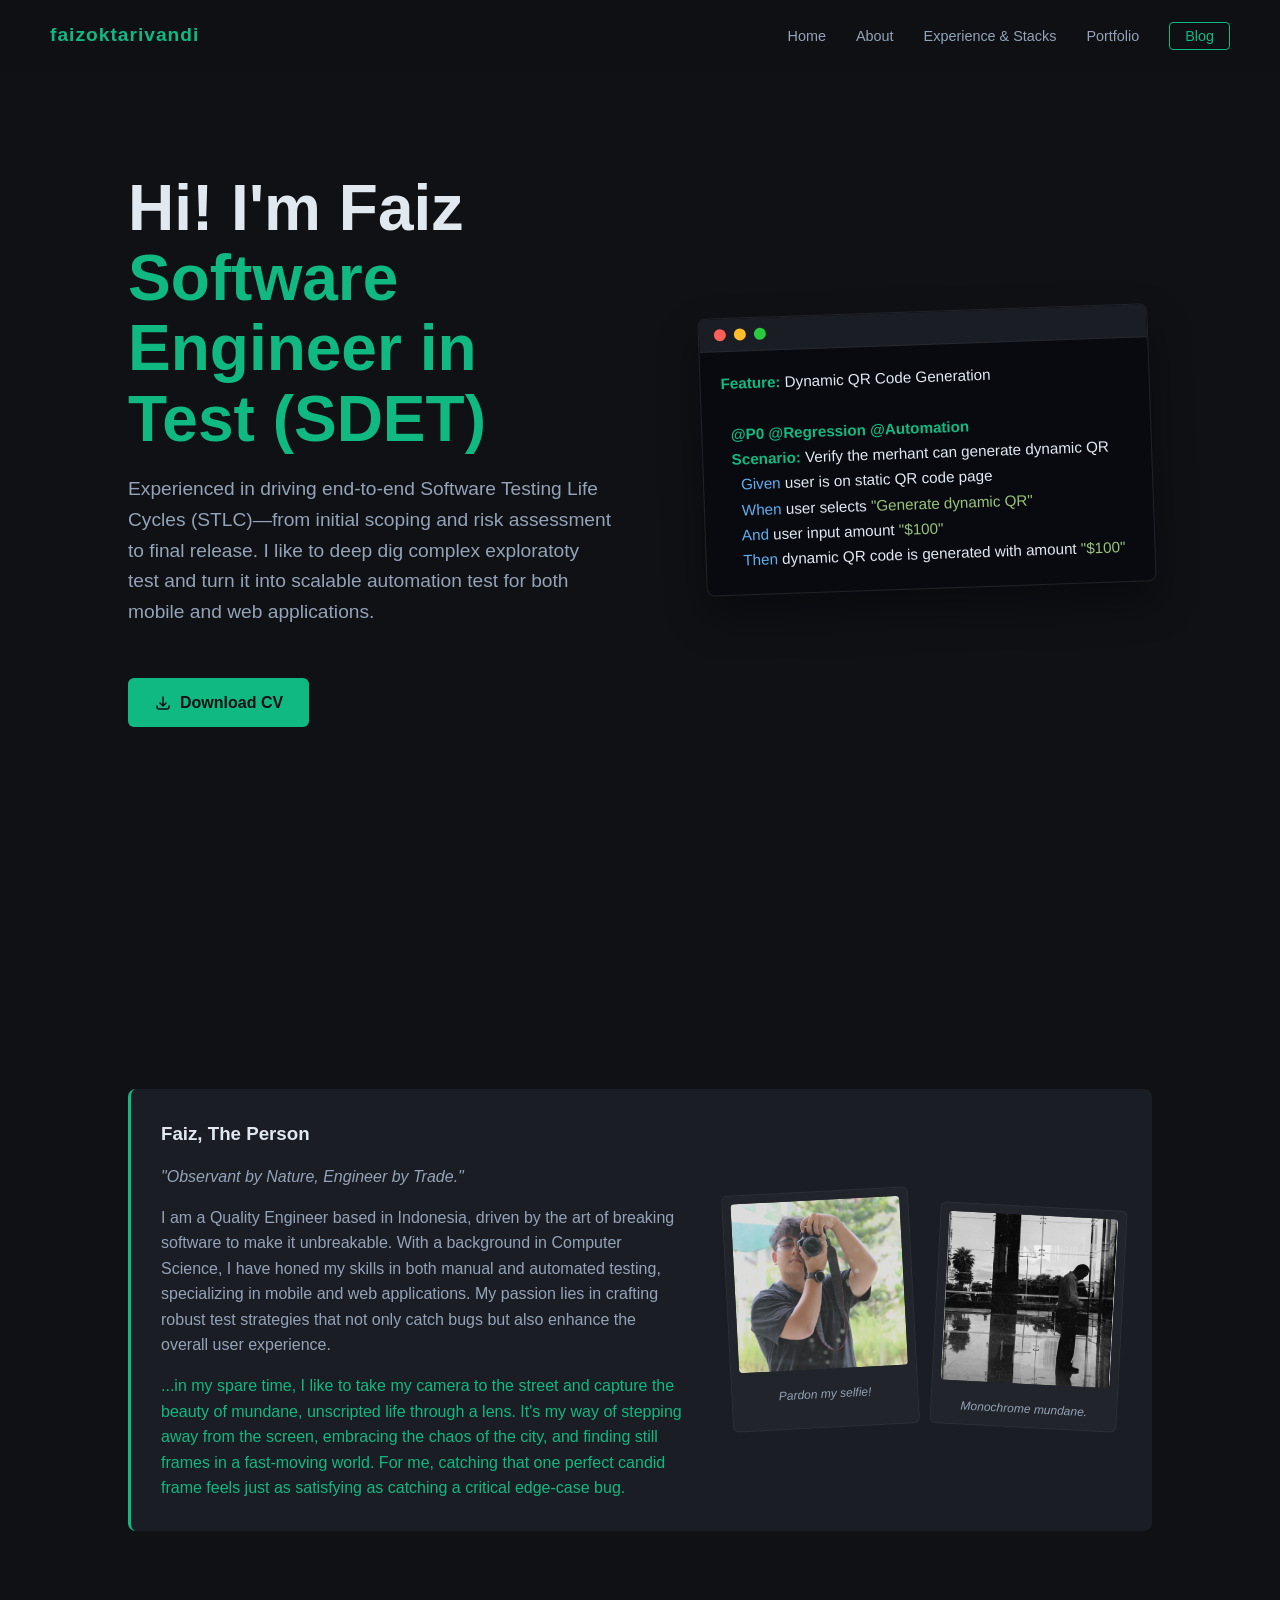
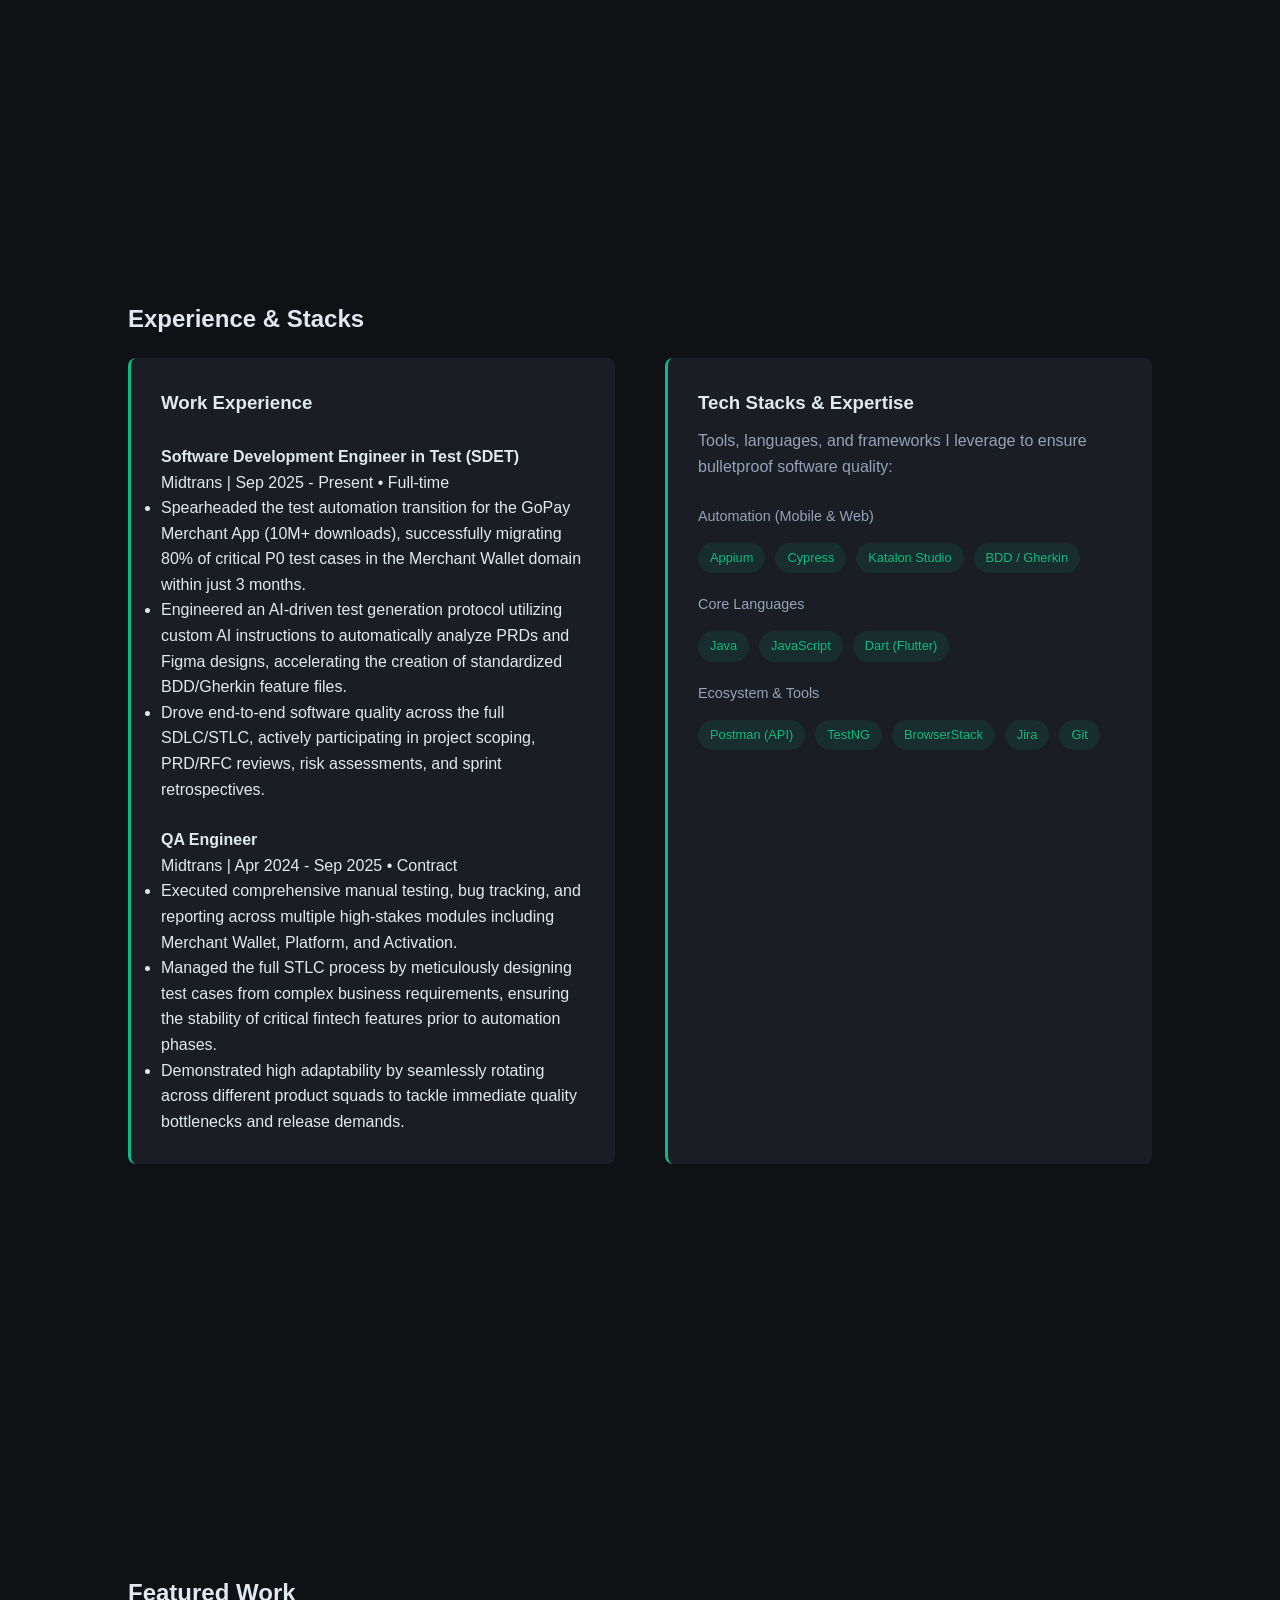
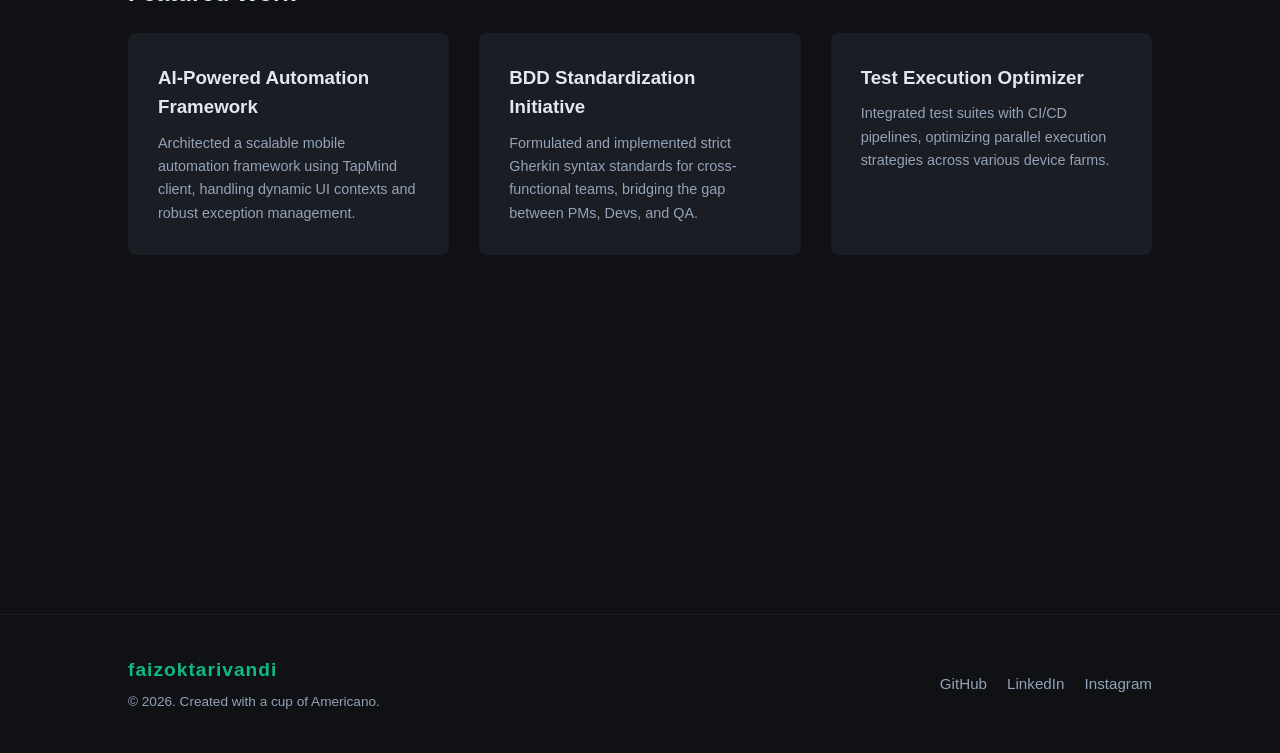
<file: index.html>
<!DOCTYPE html>
<html lang="id">
<head>
    <meta charset="UTF-8">
    <meta name="viewport" content="width=device-width, initial-scale=1.0">
    <title>faizoktarivandi | SDET</title>
    <!-- Link to external CSS -->
    <link rel="stylesheet" href="css/style.css">
</head>
<body>

    <nav class="navbar">
        <a href="#" class="logo">faizoktarivandi</a>

        <div class="hamburger" id="hamburger">
            <span class="bar"></span>
            <span class="bar"></span>
            <span class="bar"></span>
        </div>

        <ul class="nav-links" id="nav-links">
            <li><a href="#home">Home</a></li>
            <li><a href="#about">About</a></li>
            <li><a href="#experience">Experience & Stacks</a></li>
            <li><a href="#portfolio">Portfolio</a></li>
            <li><a href="blog.html" class="blog-btn">Blog</a></li>
        </ul>
    </nav>

    <section id="home">
        <div class="fade-in home-content">
            <div class="home-text">
                <h1>Hi! I'm Faiz<br><span class="highlight">Software Engineer in Test (SDET)</span></h1>
                <p class="subtitle" style="margin-top: 20px;">
                    Experienced in driving end-to-end Software Testing Life Cycles (STLC)—from initial scoping and risk assessment to final release. I like to deep dig complex exploratoty test and turn it into scalable automation test for both mobile and web applications.
                </p>

                <a href="asset\CV - Faiz Oktarivandi (Junior QA).pdf" target="_blank" class="primary-btn">
                    <svg width="18" height="18" fill="none" stroke="currentColor" stroke-width="2" viewBox="0 0 24 24" style="margin-right: 8px;"><path stroke-linecap="round" stroke-linejoin="round" d="M4 16v1a3 3 0 003 3h10a3 3 0 003-3v-1m-4-4l-4 4m0 0l-4-4m4 4V4"></path></svg>
                    Download CV
                </a>
            </div>

            <div class="home-visual">
                <div class="code-window">
                    <div class="window-header">
                        <span class="dot red"></span>
                        <span class="dot yellow"></span>
                        <span class="dot green"></span>
                    </div>
                    <pre class="code-body"><code><span class="keyword">Feature:</span> Dynamic QR Code Generation

  <span class="keyword">@P0</span> <span class="keyword">@Regression @Automation</span>
  <span class="keyword">Scenario:</span> Verify the merhant can generate dynamic QR
    <span class="step">Given</span> user is on static QR code page
    <span class="step">When</span> user selects <span class="string">"Generate dynamic QR"</span>
    <span class="step">And</span> user input amount <span class="string">"$100"</span>
    <span class="step">Then</span> dynamic QR code is generated with amount <span class="string">"$100"</span></code></pre>
                </div>
            </div>
        </div>
    </section>

    <section id="about" class="about-section fade-in">
        <div class="card about-container">
            <div class="about-text">
                <h3>Faiz, The Person</h3>
                <p class="desc-text" style="margin-top: 15px; font-style: italic;">
                    "Observant by Nature, Engineer by Trade."
                </p>
                <p class="desc-text" style="margin-top: 15px;">
                    I am a Quality Engineer based in Indonesia, driven by the art of breaking software to make it unbreakable. With a background in Computer Science, I have honed my skills in both manual and automated testing, specializing in mobile and web applications. My passion lies in crafting robust test strategies that not only catch bugs but also enhance the overall user experience.
                </p>
                <p class="desc-text" style="margin-top: 15px; color: var(--accent);">
                    ...in my spare time, I like to take my camera to the street and capture the beauty of mundane, unscripted life through a lens. It's my way of stepping away from the screen, embracing the chaos of the city, and finding still frames in a fast-moving world. For me, catching that one perfect candid frame feels just as satisfying as catching a critical edge-case bug.
                </p>
            </div>

            <div class="about-gallery">
                <div class="gallery-item-wrapper rotated-left">
                    <img src="asset/street-shot-1.png" alt="Street photography snippet 1" class="gallery-item shadow-pop">
                    <span class="gallery-caption">Pardon my selfie!</span>
                </div>
                <div class="gallery-item-wrapper rotated-right">
                    <img src="asset/street-shot-2.jpg" alt="Street photography snippet 2" class="gallery-item shadow-pop">
                    <span class="gallery-caption">Monochrome mundane.</span>
                </div>
            </div>
        </div>
    </section>

    <section id="experience">
        <div class="fade-in">
            <h2>Experience & Stacks</h2>
            <div class="grid-container">
                <div class="card">
                    <h3>Work Experience</h3>
                    <br>
                    <div class="experience-item">
                        <h4>Software Development Engineer in Test (SDET)</h4>
                        <p class="company">Midtrans | Sep 2025 - Present • Full-time</p>
                        <ul>
                            <li>Spearheaded the test automation transition for the GoPay Merchant App (10M+ downloads), successfully migrating 80% of critical P0 test cases in the Merchant Wallet domain within just 3 months.</li>
                            <li>Engineered an AI-driven test generation protocol utilizing custom AI instructions to automatically analyze PRDs and Figma designs, accelerating the creation of standardized BDD/Gherkin feature files.</li>
                            <li>Drove end-to-end software quality across the full SDLC/STLC, actively participating in project scoping, PRD/RFC reviews, risk assessments, and sprint retrospectives.</li>
                        </ul>
                    </div>

                    <div class="experience-item" style="margin-top: 25px;">
                        <h4>QA Engineer</h4>
                        <p class="company">Midtrans | Apr 2024 - Sep 2025 • Contract</p>
                        <ul>
                            <li>Executed comprehensive manual testing, bug tracking, and reporting across multiple high-stakes modules including Merchant Wallet, Platform, and Activation.</li>
                            <li>Managed the full STLC process by meticulously designing test cases from complex business requirements, ensuring the stability of critical fintech features prior to automation phases.</li>
                            <li>Demonstrated high adaptability by seamlessly rotating across different product squads to tackle immediate quality bottlenecks and release demands.</li>
                        </ul>
                    </div>
                </div>

                <div class="card">
                    <h3>Tech Stacks & Expertise</h3>
                    <p class="desc-text tech-desc">
                        Tools, languages, and frameworks I leverage to ensure bulletproof software quality:
                    </p>

                    <div class="stack-group">
                        <h4 class="stack-title">Automation (Mobile & Web)</h4>
                        <div class="tags">
                            <span class="tag">Appium</span>
                            <span class="tag">Cypress</span>
                            <span class="tag">Katalon Studio</span>
                            <span class="tag">BDD / Gherkin</span>
                        </div>
                    </div>

                    <div class="stack-group">
                        <h4 class="stack-title">Core Languages</h4>
                        <div class="tags">
                            <span class="tag">Java</span>
                            <span class="tag">JavaScript</span>
                            <span class="tag">Dart (Flutter)</span>
                        </div>
                    </div>

                    <div class="stack-group">
                        <h4 class="stack-title">Ecosystem & Tools</h4>
                        <div class="tags">
                            <span class="tag">Postman (API)</span>
                            <span class="tag">TestNG</span>
                            <span class="tag">BrowserStack</span>
                            <span class="tag">Jira</span>
                            <span class="tag">Git</span>
                        </div>
                    </div>
                </div>
            </div>
        </div>
    </section>

    <section id="portfolio">
        <div class="fade-in">
            <h2>Featured Work</h2>
            <div class="portfolio-grid">
                <div class="portfolio-item">
                    <h3>AI-Powered Automation Framework</h3>
                    <p class="portfolio-desc">Architected a scalable mobile automation framework using TapMind client, handling dynamic UI contexts and robust exception management.</p>
                </div>
                <div class="portfolio-item">
                    <h3>BDD Standardization Initiative</h3>
                    <p class="portfolio-desc">Formulated and implemented strict Gherkin syntax standards for cross-functional teams, bridging the gap between PMs, Devs, and QA.</p>
                </div>
                <div class="portfolio-item">
                    <h3>Test Execution Optimizer</h3>
                    <p class="portfolio-desc">Integrated test suites with CI/CD pipelines, optimizing parallel execution strategies across various device farms.</p>
                </div>
            </div>
        </div>
    </section>

    <!-- Footer Section -->
    <footer>
        <div class="footer-left">
            <a href="#home" class="logo">faizoktarivandi</a>
            <p>&copy; 2026. Created with a cup of Americano.</p>
        </div>
        <div class="footer-socials">
            <a href="https://github.com/faizoktarivandi" target="_blank">GitHub</a>
            <a href="https://www.linkedin.com/in/faizoktarivandi/" target="_blank">LinkedIn</a>
            <a href="https://www.instagram.com/faizzzok/" target="_blank">Instagram</a>
        </div>
    </footer>

    <!-- Link to external JavaScript -->
    <script src="js/script.js"></script>
</body>
</html>
</file>
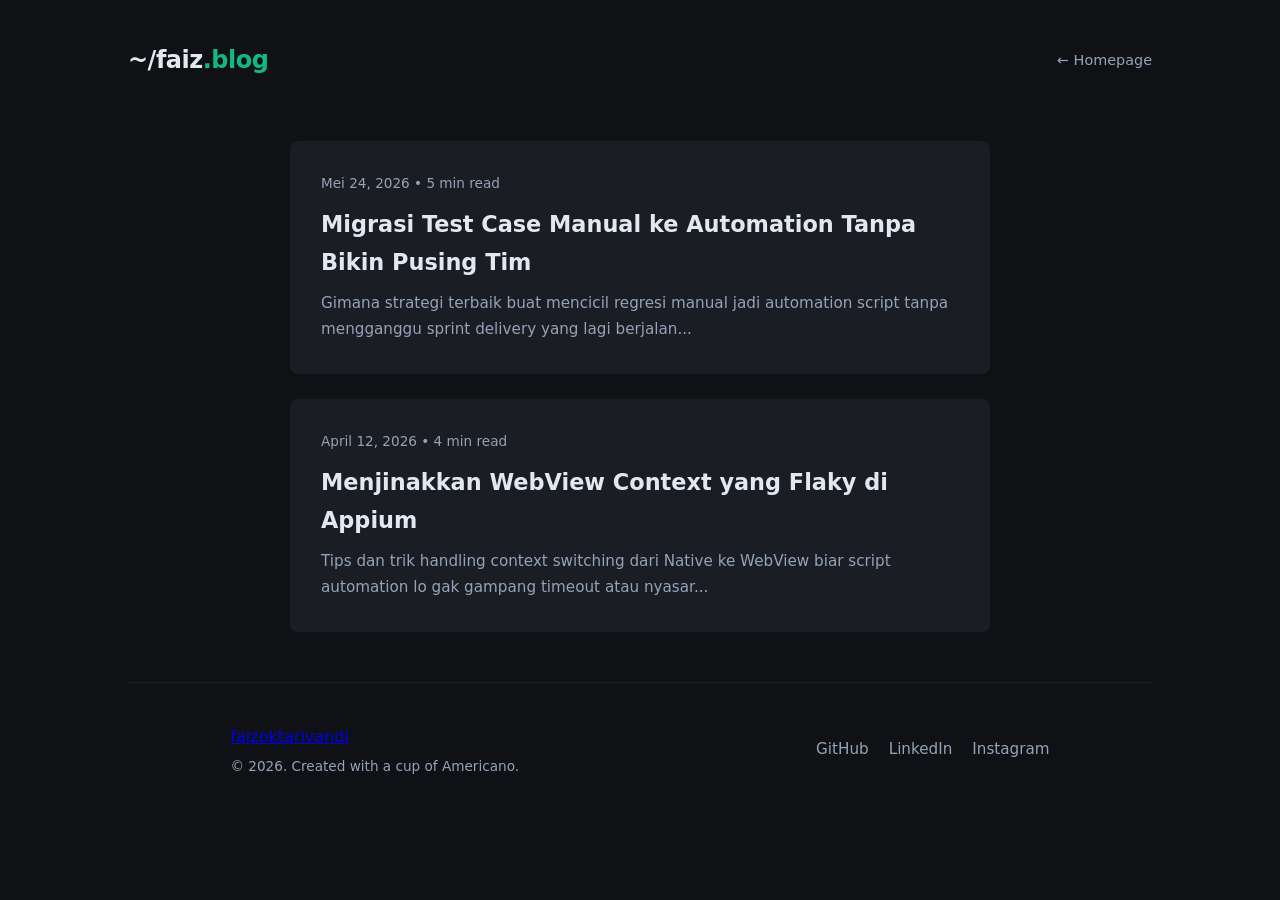
<file: blog.html>
<!DOCTYPE html>
<html lang="id">
<head>
    <meta charset="UTF-8">
    <meta name="viewport" content="width=device-width, initial-scale=1.0">
    <title>Faiz's Blog</title>
    <!-- Manggil file CSS khusus blog -->
    <link rel="stylesheet" href="css/blog.css">
</head>
<body>

    <header>
        <div class="blog-title">~/faiz<span style="color: var(--accent);">.blog</span></div>
        <a href="index.html" class="back-to-home">&larr; Homepage</a>
    </header>

    <!-- VIEW 1: DAFTAR ARTIKEL (Di-generate otomatis oleh JS) -->
    <main id="blog-list-view" class="posts-container">
        <!-- Kosongin aja, nanti kartu artikelnya muncul di sini -->
    </main>

    <!-- VIEW 2: ISI ARTIKEL (Dinamis) -->
    <main id="single-post-view" class="single-post-view">
        <button class="back-btn" onclick="closePost()">&larr; Kembali ke daftar artikel</button>
        <article>
            <div class="post-meta" id="article-date"></div>
            <h1 id="article-title" style="font-size: 2.2rem; margin-bottom: 20px;"></h1>
            <div class="post-content" id="article-body"></div>
        </article>
    </main>

    <!-- Footer Section -->
    <footer>
        <div class="footer-left">
            <a href="#home" class="logo">faizoktarivandi</a>
            <p>&copy; 2026. Created with a cup of Americano.</p>
        </div>
        <div class="footer-socials">
            <a href="https://github.com/username-lo" target="_blank">GitHub</a>
            <a href="https://linkedin.com/in/username-lo" target="_blank">LinkedIn</a>
            <a href="https://instagram.com/username-lo" target="_blank">Instagram</a>
        </div>
    </footer>

    <!-- Manggil file JS khusus blog -->
    <script src="js/blog.js"></script>
</body>
</html>
</file>
<file: css/style.css>
/* CSS Variables */
:root {
    --bg-color: #0f1115;
    --surface-color: #1a1d24;
    --text-main: #e2e8f0;
    --text-muted: #94a3b8;
    --accent: #10b981;
}

/* CSS Reset */
* {
    margin: 0;
    padding: 0;
    box-sizing: border-box;
    font-family: 'Segoe UI', Tahoma, Geneva, Verdana, sans-serif;
    scroll-behavior: smooth;
}

body {
    background-color: var(--bg-color);
    color: var(--text-main);
    line-height: 1.6;
}

/* Navigation */
nav {
    position: fixed;
    top: 0;
    width: 100%;
    padding: 20px 50px;
    background: rgba(15, 17, 21, 0.9);
    backdrop-filter: blur(10px);
    display: flex;
    justify-content: space-between;
    align-items: center;
    z-index: 1000;
}

.logo {
    font-size: 1.2rem;
    font-weight: bold;
    color: var(--accent);
    text-decoration: none;
    letter-spacing: 1px;
}

/* Hamburger Menu */
.hamburger {
    display: none;
    cursor: pointer;
    flex-direction: column;
    gap: 5px;
}

.hamburger .bar {
    width: 25px;
    height: 3px;
    background-color: var(--accent);
    border-radius: 3px;
    transition: all 0.3s ease;
}

/* Navigation Links */
.nav-links {
    display: flex;
    gap: 30px;
    list-style: none;
}

.nav-links a {
    color: var(--text-muted);
    text-decoration: none;
    font-size: 0.9rem;
    transition: color 0.3s ease;
}

.nav-links a:hover {
    color: var(--accent);
}

.blog-btn {
    border: 1px solid var(--accent);
    padding: 5px 15px;
    border-radius: 4px;
    color: var(--accent) !important;
}

/* Responsive Mobile Menu */
@media (max-width: 768px) {
    nav {
        padding: 20px;
    }

    .hamburger {
        display: flex;
    }

    .nav-links {
        position: absolute;
        top: 70px;
        right: -100%;
        flex-direction: column;
        background-color: #0f111a;
        width: 100%;
        text-align: center;
        transition: 0.3s ease-in-out;
        box-shadow: 0 10px 15px rgba(0, 0, 0, 0.5);
        padding: 20px 0;
        z-index: 999;
    }

    .nav-links.active {
        right: 0;
    }

    .nav-links li {
        margin: 15px 0;
    }
}

/* Sections General */
section {
    min-height: 100vh;
    padding: 100px 10%;
    display: flex;
    flex-direction: column;
    justify-content: center;
}

h1, h2 {
    margin-bottom: 20px;
    font-weight: 600;
}

.subtitle {
    color: var(--text-muted);
    font-size: 1.2rem;
    max-width: 600px;
    margin-bottom: 40px;
}

/* Home Section */
#home h1 {
    font-size: 4rem;
    line-height: 1.1;
}

.highlight {
    color: var(--accent);
}

.home-content {
    display: flex;
    align-items: center;
    justify-content: space-between;
    gap: 50px;
}

.home-text {
    flex: 1;
}

.home-visual {
    flex: 1;
    display: flex;
    justify-content: flex-end;
}

/* Code Window Mockup */
.code-window {
    background-color: #090a0f;
    border-radius: 8px;
    border: 1px solid rgba(255, 255, 255, 0.1);
    width: 100%;
    max-width: 450px;
    box-shadow: 0 20px 40px rgba(0, 0, 0, 0.4);
    overflow: hidden;
    transform: rotate(-2deg);
    transition: transform 0.3s ease;
}

.code-window:hover {
    transform: rotate(0deg) scale(1.02);
}

.window-header {
    background-color: #1a1d24;
    padding: 10px 15px;
    display: flex;
    gap: 8px;
    border-bottom: 1px solid rgba(255, 255, 255, 0.05);
}

.dot {
    width: 12px;
    height: 12px;
    border-radius: 50%;
}

.dot.red {
    background-color: #ff5f56;
}

.dot.yellow {
    background-color: #ffbd2e;
}

.dot.green {
    background-color: #27c93f;
}

.code-body {
    padding: 20px;
    font-family: 'Courier New', Courier, monospace;
    font-size: 0.95rem;
    color: #e2e8f0;
    line-height: 1.6;
    overflow-x: auto;
}

/* Syntax Highlighting */
.keyword {
    color: var(--accent);
    font-weight: bold;
}

.step {
    color: #61afef;
}

.string {
    color: #98c379;
}

/* About Section */
.about-section {
    padding-top: 20px;
}

.about-container {
    display: flex;
    align-items: center;
    justify-content: space-between;
    gap: 40px;
}

.about-text {
    flex: 2;
}

.about-gallery {
    flex: 1.5;
    display: flex;
    justify-content: center;
    gap: 20px;
}

/* Gallery Items */
.gallery-item-wrapper {
    width: 48%;
    max-width: 250px;
    background: rgba(255, 255, 255, 0.03);
    padding: 8px;
    border-radius: 6px;
    border: 1px solid rgba(255, 255, 255, 0.05);
    text-align: center;
    transition: transform 0.3s ease-out, box-shadow 0.3s ease-out;
    cursor: crosshair;
}

.gallery-item {
    width: 100%;
    height: auto;
    border-radius: 4px;
}

.gallery-caption {
    display: block;
    font-size: 0.75rem;
    color: var(--text-muted);
    margin-top: 8px;
    font-style: italic;
}

.gallery-item-wrapper:hover {
    transform: rotate(0deg) translateY(-5px);
    box-shadow: 0 15px 30px -10px rgba(16, 185, 129, 0.2);
}

.rotated-left {
    transform: rotate(-3deg);
}

.rotated-right {
    transform: rotate(3deg);
    margin-top: 15px;
}

/* Experience & Stacks Section */
.grid-container {
    display: grid;
    grid-template-columns: 1fr 1fr;
    gap: 50px;
}

.card {
    background-color: var(--surface-color);
    padding: 30px;
    border-radius: 8px;
    border-left: 3px solid var(--accent);
}

.tech-desc {
    margin-top: 10px;
    margin-bottom: 25px;
}

.stack-group {
    margin-bottom: 20px;
}

.stack-group:last-child {
    margin-bottom: 0;
}

.stack-title {
    font-size: 0.9rem;
    color: var(--text-muted);
    margin-bottom: 10px;
    font-weight: 500;
}

.date-text {
    color: var(--text-muted);
    font-size: 0.9rem;
    margin-bottom: 10px;
}

.desc-text {
    color: var(--text-muted);
}

.tags {
    display: flex;
    flex-wrap: wrap;
    gap: 10px;
    margin-top: 15px;
}

.tag {
    background: rgba(16, 185, 129, 0.1);
    color: var(--accent);
    padding: 5px 12px;
    border-radius: 20px;
    font-size: 0.8rem;
}

/* Portfolio Section */
.portfolio-grid {
    display: grid;
    grid-template-columns: repeat(auto-fit, minmax(300px, 1fr));
    gap: 30px;
}

.portfolio-item {
    background-color: var(--surface-color);
    padding: 30px;
    border-radius: 8px;
    transition: transform 0.3s ease;
}

.portfolio-item:hover {
    transform: translateY(-5px);
}

.portfolio-desc {
    color: var(--text-muted);
    margin-top: 10px;
    font-size: 0.9rem;
}

/* Animations */
.fade-in {
    opacity: 0;
    transform: translateY(20px);
    transition: opacity 0.6s ease-out, transform 0.6s ease-out;
}

.fade-in.visible {
    opacity: 1;
    transform: translateY(0);
}

/* Buttons */
.primary-btn {
    display: inline-flex;
    align-items: center;
    background-color: var(--accent);
    color: var(--bg-color);
    padding: 12px 26px;
    border-radius: 6px;
    text-decoration: none;
    font-weight: 600;
    font-size: 1rem;
    transition: transform 0.2s ease, box-shadow 0.2s ease;
    border: none;
    cursor: pointer;
    margin-top: 10px;
}

.primary-btn:hover {
    transform: translateY(-3px);
    box-shadow: 0 10px 20px -10px rgba(16, 185, 129, 0.6);
}

/* Footer */
footer {
    padding: 40px 10%;
    border-top: 1px solid rgba(255, 255, 255, 0.05);
    display: flex;
    justify-content: space-between;
    align-items: center;
    flex-wrap: wrap;
    gap: 20px;
    margin-top: 50px;
}

.footer-left p {
    color: var(--text-muted);
    font-size: 0.85rem;
    margin-top: 5px;
}

.footer-socials {
    display: flex;
    gap: 20px;
}

.footer-socials a {
    color: var(--text-muted);
    text-decoration: none;
    font-size: 0.95rem;
    transition: color 0.3s ease, transform 0.3s ease;
}

.footer-socials a:hover {
    color: var(--accent);
    transform: translateY(-2px);
}

/* Responsive Design */
@media (max-width: 768px) {
    .grid-container {
        grid-template-columns: 1fr;
        gap: 30px;
    }

    #home h1 {
        font-size: 2.5rem;
    }

    .home-content {
        flex-direction: column;
        text-align: center;
    }

    .home-visual {
        justify-content: center;
        margin-top: 40px;
        width: 100%;
    }

    .code-window {
        transform: none;
    }

    .about-container {
        flex-direction: column;
    }

    .about-gallery {
        width: 100%;
        margin-top: 30px;
        flex-direction: row;
    }

    footer {
        flex-direction: column;
        text-align: center;
        padding: 30px 20px;
    }

    .footer-socials {
        justify-content: center;
        margin-top: 10px;
    }
}
</file>
<file: css/blog.css>
/* CSS Variables */
:root {
    --bg-color: #0f1115;
    --surface-color: #1a1d24;
    --text-main: #e2e8f0;
    --text-muted: #94a3b8;
    --accent: #10b981;
}

* {
    margin: 0;
    padding: 0;
    box-sizing: border-box;
    font-family: 'Segoe UI', system-ui, sans-serif;
}

body {
    background-color: var(--bg-color);
    color: var(--text-main);
    line-height: 1.7;
    padding: 40px 10%;
}

header {
    margin-bottom: 60px;
    display: flex;
    justify-content: space-between;
    align-items: center;
}

.blog-title {
    font-size: 1.5rem;
    font-weight: 700;
    letter-spacing: -0.5px;
}

.back-to-home {
    color: var(--text-muted);
    text-decoration: none;
    font-size: 0.9rem;
    transition: color 0.2s;
}

.back-to-home:hover {
    color: var(--accent);
}

/* Blog List View */
.posts-container {
    max-width: 700px;
    margin: 0 auto;
}

.post-card {
    background: var(--surface-color);
    padding: 30px;
    border-radius: 8px;
    margin-bottom: 25px;
    cursor: pointer;
    transition: transform 0.2s, border-color 0.2s;
    border: 1px solid transparent;
}

.post-card:hover {
    transform: translateY(-3px);
    border-color: rgba(16, 185, 129, 0.3);
}

.post-meta {
    font-size: 0.85rem;
    color: var(--text-muted);
    margin-bottom: 10px;
}

.post-card h2 {
    font-size: 1.4rem;
    margin-bottom: 10px;
    font-weight: 600;
}

.post-excerpt {
    color: var(--text-muted);
    font-size: 0.95rem;
}

/* Single Post View */
.single-post-view {
    display: none;
    max-width: 700px;
    margin: 0 auto;
    animation: fadeIn 0.4s ease-out;
}

.back-btn {
    background: none;
    border: none;
    color: var(--accent);
    cursor: pointer;
    font-size: 0.95rem;
    margin-bottom: 30px;
    display: flex;
    align-items: center;
    gap: 5px;
}

.post-content {
    margin-top: 30px;
    font-size: 1.1rem;
    color: #cbd5e1;
}

.post-content p {
    margin-bottom: 20px;
}

.post-content pre {
    background: #090a0f;
    padding: 20px;
    border-radius: 6px;
    overflow-x: auto;
    font-family: 'Courier New', Courier, monospace;
    font-size: 0.9rem;
    margin: 25px 0;
    border-left: 3px solid var(--accent);
}

@keyframes fadeIn {
    from { opacity: 0; transform: translateY(10px); }
    to { opacity: 1; transform: translateY(0); }
}

/* Footer */
footer {
    padding: 40px 10%;
    border-top: 1px solid rgba(255, 255, 255, 0.05); /* Garis pemisah tipis banget */
    display: flex;
    justify-content: space-between;
    align-items: center;
    flex-wrap: wrap;
    gap: 20px;
    margin-top: 50px;
}

.footer-left p {
    color: var(--text-muted);
    font-size: 0.85rem;
    margin-top: 5px;
}

.footer-socials {
    display: flex;
    gap: 20px;
}

.footer-socials a {
    color: var(--text-muted);
    text-decoration: none;
    font-size: 0.95rem;
    transition: color 0.3s ease, transform 0.3s ease;
}

.footer-socials a:hover {
    color: var(--accent);
    transform: translateY(-2px);
}
</file>
